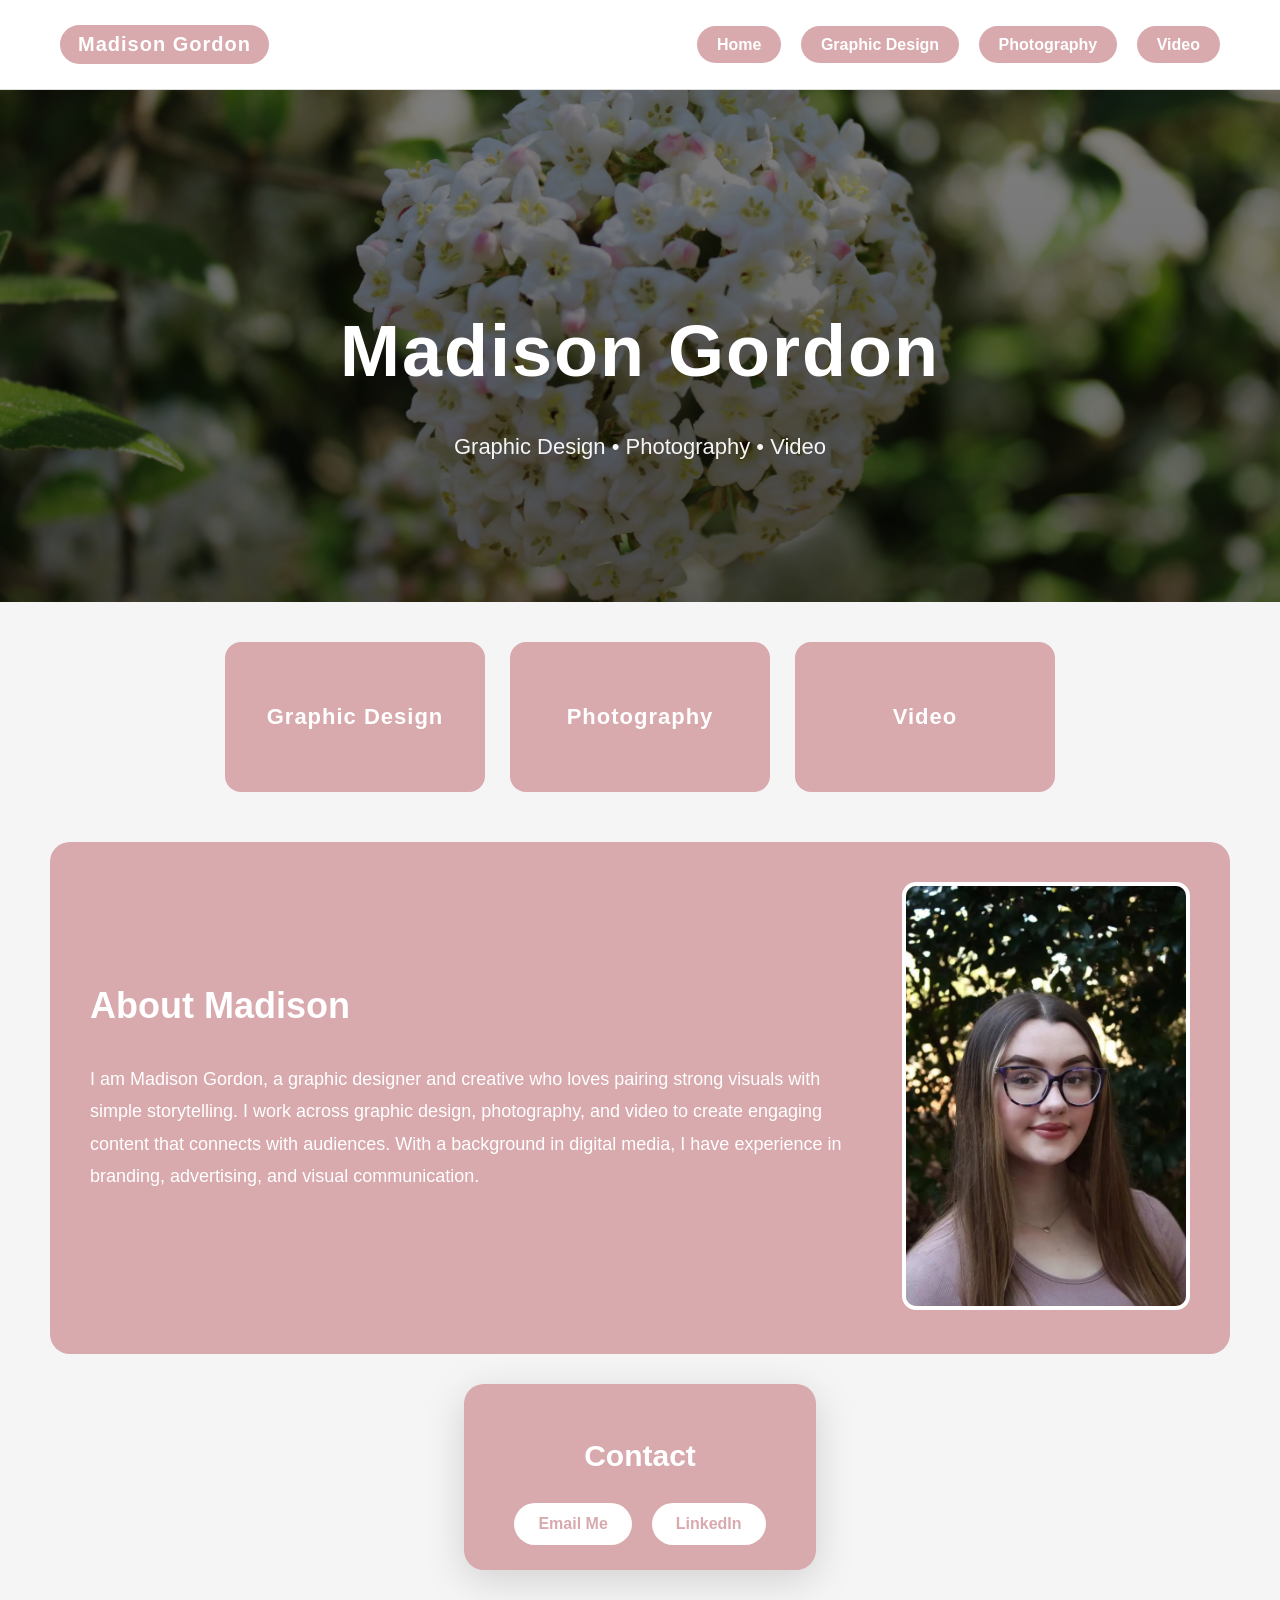
<file: index.html>
<!DOCTYPE html>
<html lang="en">
<head>
  <meta charset="UTF-8">
  <meta name="viewport" content="width=device-width, initial-scale=1.0">
  <title>Madison Gordon</title>
  <link rel="stylesheet" href="styles.css">
</head>
<body>

<header class="nav">
  <a href="index.html" class="logo">Madison Gordon</a>
  <div class="nav-links">
    <a href="index.html">Home</a>
    <a href="design.html">Graphic Design</a>
    <a href="photography.html">Photography</a>
    <a href="video.html">Video</a>
  </div>
</header>

<section class="hero">
  <h2>Madison Gordon</h2>
  <p>Graphic Design • Photography • Video</p>
</section>

<section class="home-links">
  <a href="design.html" class="link-card">Graphic Design</a>
  <a href="photography.html" class="link-card">Photography</a>
  <a href="video.html" class="link-card">Video</a>
</section>

<section class="about">
  <div class="about-container">
    <div class="about-text">
      <h3>About Madison</h3>
      <p>I am Madison Gordon, a graphic designer and creative who loves pairing strong visuals with simple storytelling. I work across graphic design, photography, and video to create engaging content that connects with audiences. With a background in digital media, I have experience in branding, advertising, and visual communication.
      </p>
    </div>

    <div class="about-image">
      <img src="Photography/Good-headshot.webp" loading ="lazy" alt="Madison Gordon">
    </div>
  </div>
</section>

<section class="contact">
  <div class="contact-inner">
    <h3>Contact</h3>

    <div class="contact-buttons">
      <a href="mailto:madsiongordon04@gmail.com" target="_blank" class="contact-btn">
        Email Me
      </a>

      <a href="https://www.linkedin.com/in/madisongordon13/" target="_blank" class="contact-btn">
        LinkedIn
      </a>
    </div>
  </div>
</section>

</body>
</html>
</file>
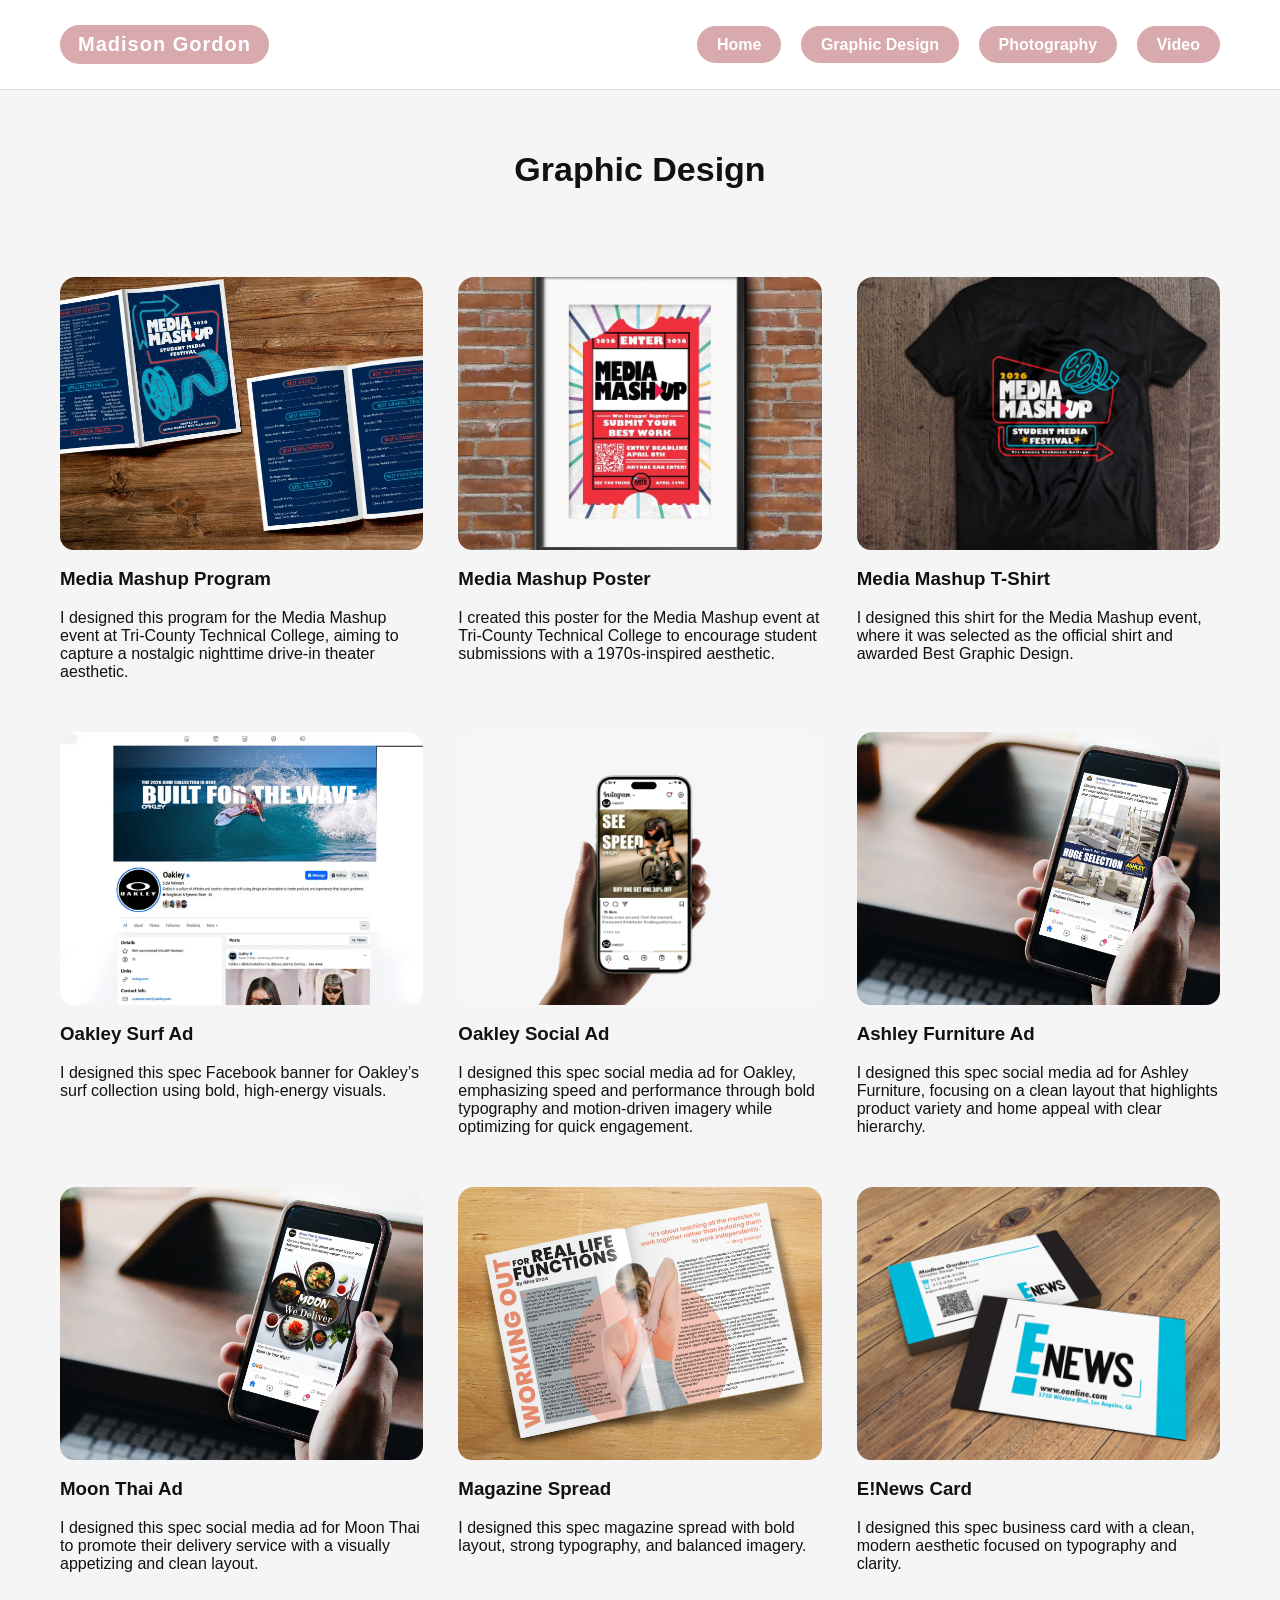
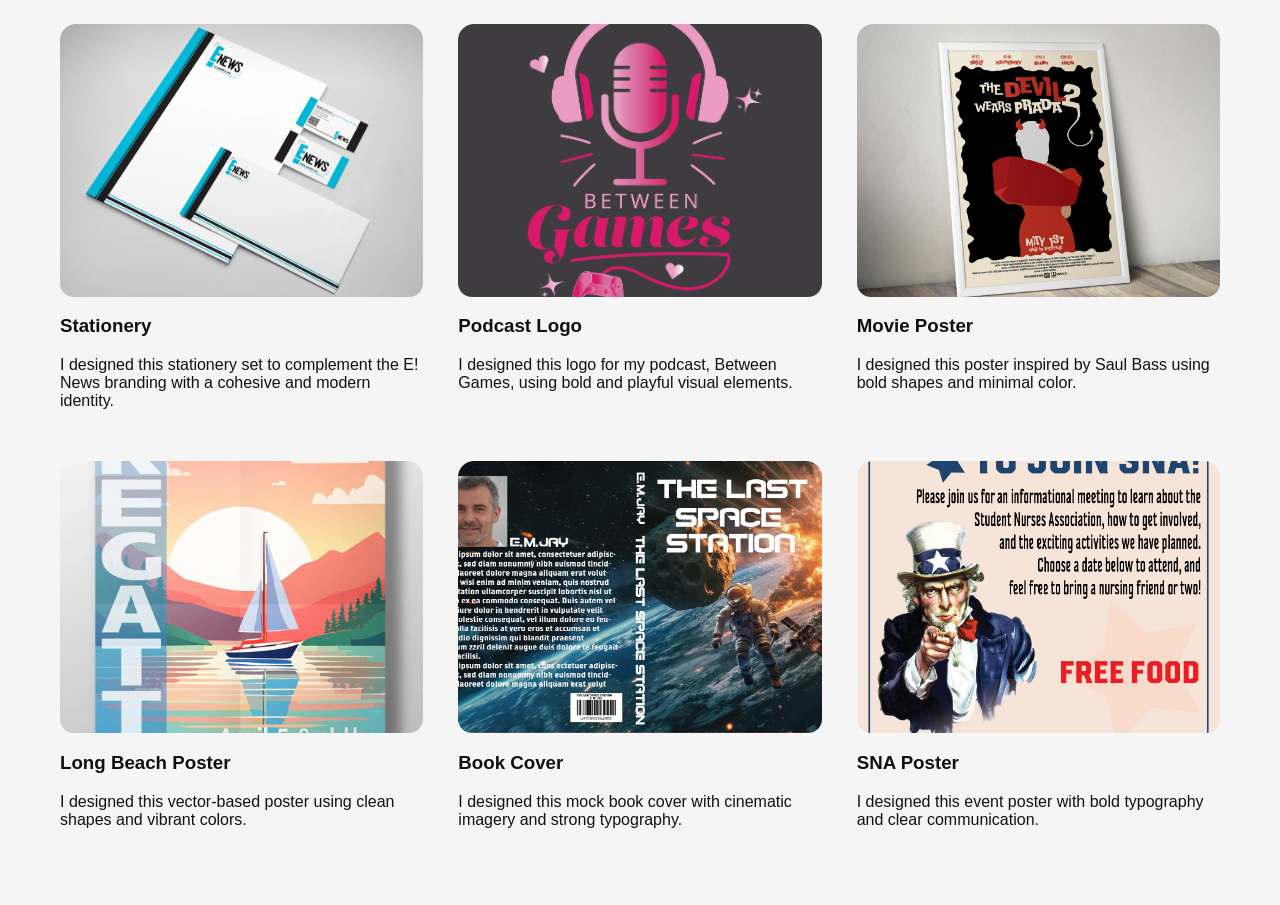
<file: design.html>
<!DOCTYPE html>
<html lang="en">
<head>
  <meta charset="UTF-8">
  <meta name="viewport" content="width=device-width, initial-scale=1.0">
  <title>Design</title>
  <link rel="stylesheet" href="styles.css">
</head>
<body>

<header class="nav">
  <a href="index.html" class="logo">Madison Gordon</a>
  <div>
    <a href="index.html">Home</a>
    <a href="design.html">Graphic Design</a>
    <a href="photography.html">Photography</a>
    <a href="video.html">Video</a>
  </div>
</header>

<h2 class="title">Graphic Design</h2>

<div class="grid">

  <!-- Media Mashup Program -->
  <div class="card">
    <picture onclick="openImage('Graphic Design/Gordon-Media-Mashup-Program-Mockup.webp')">
      <img src="Graphic Design/Gordon-Media-Mashup-Program-Mockup.webp">
    </picture>
    <div class="card-text">
      <h3>Media Mashup Program</h3>
      <p>I designed this program for the Media Mashup event at Tri-County Technical College, aiming to capture a nostalgic nighttime drive-in theater aesthetic.</p>
    </div>
  </div>

  <!-- Poster -->
  <div class="card">
    <picture onclick="openImage('Graphic Design/Mashup-Poster.webp')">
      <img src="Graphic Design/Mashup-Poster.webp">
    </picture>
    <div class="card-text">
      <h3>Media Mashup Poster</h3>
      <p>I created this poster for the Media Mashup event at Tri-County Technical College to encourage student submissions with a 1970s-inspired aesthetic.</p>
    </div>
  </div>

  <!-- T-Shirt -->
  <div class="card">
    <picture onclick="openImage('Graphic Design/Tshirt-resized.webp')">
      <img src="Graphic Design/Tshirt-resized.webp">
    </picture>
    <div class="card-text">
      <h3>Media Mashup T-Shirt</h3>
      <p>I designed this shirt for the Media Mashup event, where it was selected as the official shirt and awarded Best Graphic Design.</p>
    </div>
  </div>

  <!-- Oakley Surf -->
  <div class="card">
    <picture onclick="openImage('Graphic Design/Gordon-Desktop-Surf-Ad.webp')">
      <img src="Graphic Design/Gordon-Desktop-Surf-Ad.webp">
    </picture>
    <div class="card-text">
      <h3>Oakley Surf Ad</h3>
      <p>I designed this spec Facebook banner for Oakley’s surf collection using bold, high-energy visuals.</p>
    </div>
  </div>

  <!-- ===== ROW YOU REQUESTED ===== -->

  <!-- Oakley Social -->
  <div class="card">
    <picture onclick="openImage('Graphic Design/Gordon-Iphone-Sunglasses-Ad.webp')">
      <img src="Graphic Design/Gordon-Iphone-Sunglasses-Ad.webp">
    </picture>
    <div class="card-text">
      <h3>Oakley Social Ad</h3>
      <p>I designed this spec social media ad for Oakley, emphasizing speed and performance through bold typography and motion-driven imagery while optimizing for quick engagement.</p>
    </div>
  </div>

  <!-- Ashley -->
  <div class="card">
    <picture onclick="openImage('Graphic Design/Madison-Gordon-Ashley-Furniture-Phone-Hand-Meta-Ad.webp')">
      <img src="Graphic Design/Madison-Gordon-Ashley-Furniture-Phone-Hand-Meta-Ad.webp">
    </picture>
    <div class="card-text">
      <h3>Ashley Furniture Ad</h3>
      <p>I designed this spec social media ad for Ashley Furniture, focusing on a clean layout that highlights product variety and home appeal with clear hierarchy.</p>
    </div>
  </div>

  <!-- Moon Thai -->
  <div class="card">
    <picture onclick="openImage('Graphic Design/Phone-Hand-Meta-Ad-2024.webp')">
      <img src="Graphic Design/Phone-Hand-Meta-Ad-2024.webp">
    </picture>
    <div class="card-text">
      <h3>Moon Thai Ad</h3>
      <p>I designed this spec social media ad for Moon Thai to promote their delivery service with a visually appetizing and clean layout.</p>
    </div>
  </div>

  <!-- ===== NEXT ROW ===== -->

  <!-- Magazine -->
  <div class="card">
    <picture onclick="openImage('Graphic Design/MagazineAD.webp')">
      <img src="Graphic Design/MagazineAD.webp">
    </picture>
    <div class="card-text">
      <h3>Magazine Spread</h3>
      <p>I designed this spec magazine spread with bold layout, strong typography, and balanced imagery.</p>
    </div>
  </div>

  <!-- E News -->
  <div class="card">
    <picture onclick="openImage('Graphic Design/Gordon-ENews-Business-Card-Mockup.webp')">
      <img src="Graphic Design/Gordon-ENews-Business-Card-Mockup.webp">
    </picture>
    <div class="card-text">
      <h3>E!News Card</h3>
      <p>I designed this spec business card with a clean, modern aesthetic focused on typography and clarity.</p>
    </div>
  </div>

  <!-- Stationery -->
  <div class="card">
    <picture onclick="openImage('Graphic Design/StationeryMockup.webp')">
      <img src="Graphic Design/StationeryMockup.webp">
    </picture>
    <div class="card-text">
      <h3>Stationery</h3>
      <p>I designed this stationery set to complement the E! News branding with a cohesive and modern identity.</p>
    </div>
  </div>

  <!-- Remaining projects -->

  <div class="card">
    <picture onclick="openImage('Graphic Design/PodcastLogoWork.webp')">
      <img src="Graphic Design/PodcastLogoWork.webp">
    </picture>
    <div class="card-text">
      <h3>Podcast Logo</h3>
      <p>I designed this logo for my podcast, Between Games, using bold and playful visual elements.</p>
    </div>
  </div>

  <div class="card">
    <picture onclick="openImage('Graphic Design/Gordon-Movie-Poster-Mockup.webp')">
      <img src="Graphic Design/Gordon-Movie-Poster-Mockup.webp">
    </picture>
    <div class="card-text">
      <h3>Movie Poster</h3>
      <p>I designed this poster inspired by Saul Bass using bold shapes and minimal color.</p>
    </div>
  </div>

  <div class="card">
    <picture onclick="openImage('Graphic Design/Long-Beach-poster.webp')">
      <img src="Graphic Design/Long-Beach-poster.webp">
    </picture>
    <div class="card-text">
      <h3>Long Beach Poster</h3>
      <p>I designed this vector-based poster using clean shapes and vibrant colors.</p>
    </div>
  </div>

  <div class="card">
    <picture onclick="openImage('Graphic Design/Madison-Gordon-Bookcover-Project_p1(pdfgear.com).webp')">
      <img src="Graphic Design/Madison-Gordon-Bookcover-Project_p1(pdfgear.com).webp">
    </picture>
    <div class="card-text">
      <h3>Book Cover</h3>
      <p>I designed this mock book cover with cinematic imagery and strong typography.</p>
    </div>
  </div>

  <div class="card">
    <picture onclick="openImage('Graphic Design/Gordon-Nurse-Event-Flyer.webp')">
      <img src="Graphic Design/Gordon-Nurse-Event-Flyer.webp">
    </picture>
    <div class="card-text">
      <h3>SNA Poster</h3>
      <p>I designed this event poster with bold typography and clear communication.</p>
    </div>
  </div>

</div>

<div id="imageModal" class="image-modal" onclick="closeImage()">
  <img id="modalImg">
</div>

<script>
function openImage(src) {
  document.getElementById("modalImg").src = src;
  document.getElementById("imageModal").style.display = "flex";
}
function closeImage() {
  document.getElementById("imageModal").style.display = "none";
}
</script>

</body>
</html>
</file>
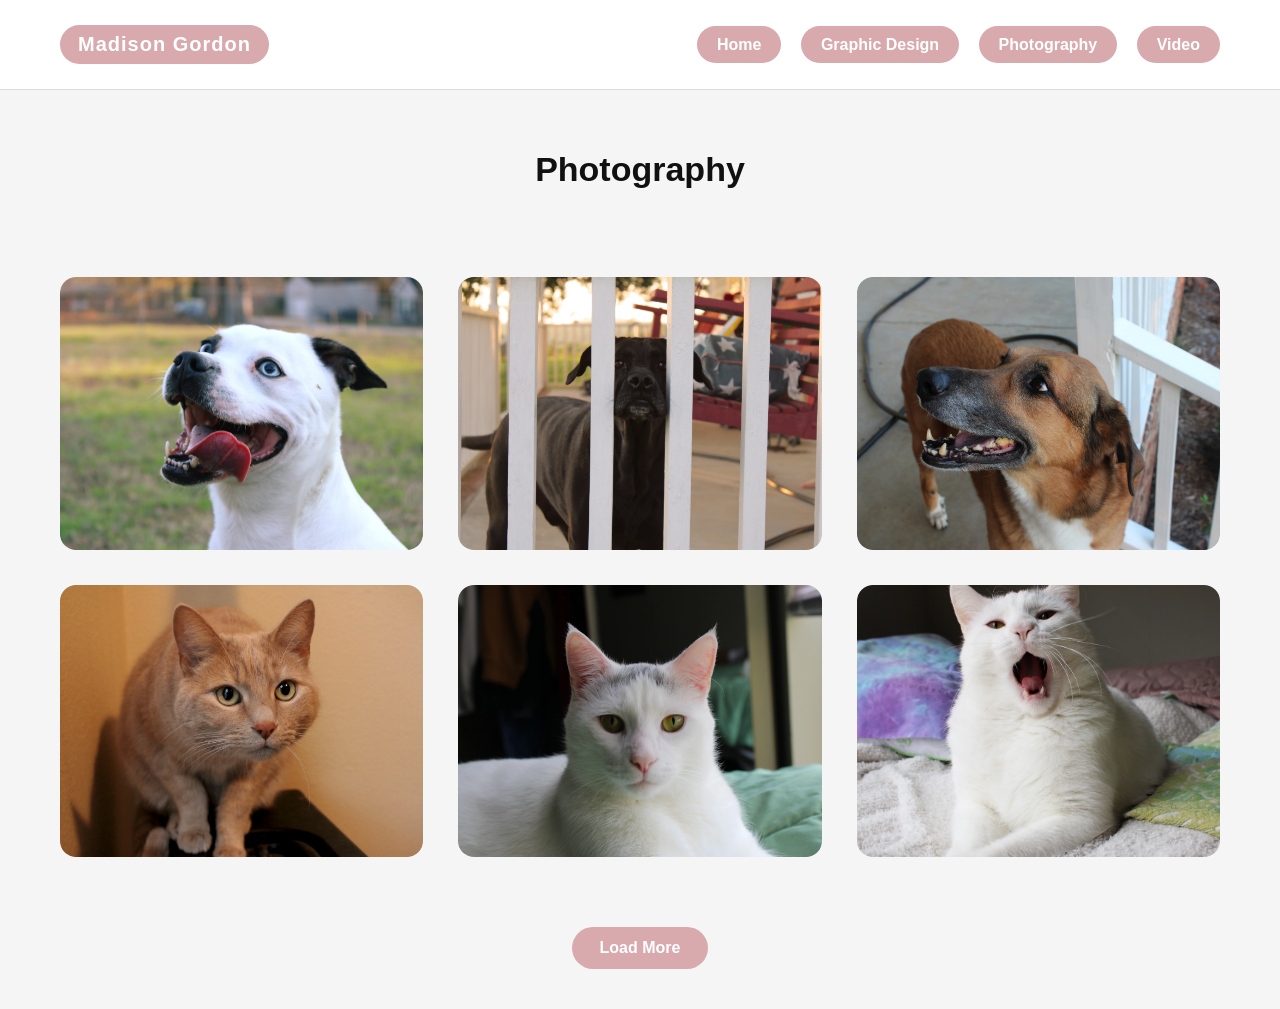
<file: photography.html>
<!DOCTYPE html>
<html lang="en">
<head>
  <meta charset="UTF-8">
  <meta name="viewport" content="width=device-width, initial-scale=1.0">
  <title>Photography</title>
  <link rel="stylesheet" href="styles.css">
</head>
<body>

<header class="nav">
  <a href="index.html" class="logo">Madison Gordon</a>
  <div>
    <a href="index.html">Home</a>
    <a href="design.html">Graphic Design</a>
    <a href="photography.html">Photography</a>
    <a href="video.html">Video</a>
  </div>
</header>

<h2 class="title">Photography</h2>

<div class="grid" id="photoGrid">

  <!-- FIRST 6 -->
  <div class="card">
    <picture onclick="openImage('Photography/IMG_0325.webp')">
      <source srcset="Photography/IMG_0325.webp" type="image/webp">
      <img src="Photography/IMG_0325.jpg" loading="lazy">
    </picture>
  </div>

  <div class="card">
    <picture onclick="openImage('Photography/IMG_0855.webp')">
      <source srcset="Photography/IMG_0855.webp" type="image/webp">
      <img src="Photography/IMG_0855.jpg" loading="lazy">
    </picture>
  </div>

  <div class="card">
    <picture onclick="openImage('Photography/IMG_0920.webp')">
      <source srcset="Photography/IMG_0920.webp" type="image/webp">
      <img src="Photography/IMG_0920.jpg" loading="lazy">
    </picture>
  </div>

  <div class="card">
    <picture onclick="openImage('Photography/Brian.webp')">
      <source srcset="Photography/Brian.webp" type="image/webp">
      <img src="Photography/Brian.jpg" loading="lazy">
    </picture>
  </div>

  <div class="card">
    <picture onclick="openImage('Photography/IMG_0060.webp')">
      <source srcset="Photography/IMG_0060.webp" type="image/webp">
      <img src="Photography/IMG_0060.jpg" loading="lazy">
    </picture>
  </div>

  <div class="card">
    <picture onclick="openImage('Photography/IMG_0100.webp')">
      <source srcset="Photography/IMG_0100.webp" type="image/webp">
      <img src="Photography/IMG_0100.jpg" loading="lazy">
    </picture>
  </div>

</div>

<!-- BUTTON -->
<div style="text-align:center; margin-bottom:40px;">
  <button class="load-more-btn" onclick="loadMorePhotos(event)">
    Load More
  </button>
</div>

<!-- MODAL -->
<div id="imageModal" class="image-modal" onclick="closeImage()">
  <img id="modalImg">
</div>

<script>
function openImage(src) {
  document.getElementById("modalImg").src = src;
  document.getElementById("imageModal").style.display = "flex";
}

function closeImage() {
  document.getElementById("imageModal").style.display = "none";
}

const photoItems = [
  "Photography/MGordonChoice2",
  "Photography/MGordonPet",
  "Photography/purpleFlower",
  "Photography/GordonMIOW10",
  "Photography/MGordonFoliage",
  "Photography/SelfPortrait"
];

let photoIndex = 0;

function loadMorePhotos(event) {
  const grid = document.getElementById("photoGrid");

  for (let i = 0; i < 6; i++) {
    if (photoIndex >= photoItems.length) break;

    const src = photoItems[photoIndex];

    const div = document.createElement("div");
    div.className = "card";

    div.innerHTML = `
      <picture onclick="openImage('${src}.webp')">
        <source srcset="${src}.webp" type="image/webp">
        <img src="${src}.jpg" loading="lazy">
      </picture>
    `;

    grid.appendChild(div);
    photoIndex++;
  }

  if (photoIndex >= photoItems.length) {
    event.target.remove();
  }
}
</script>

</body>
</html>
</file>
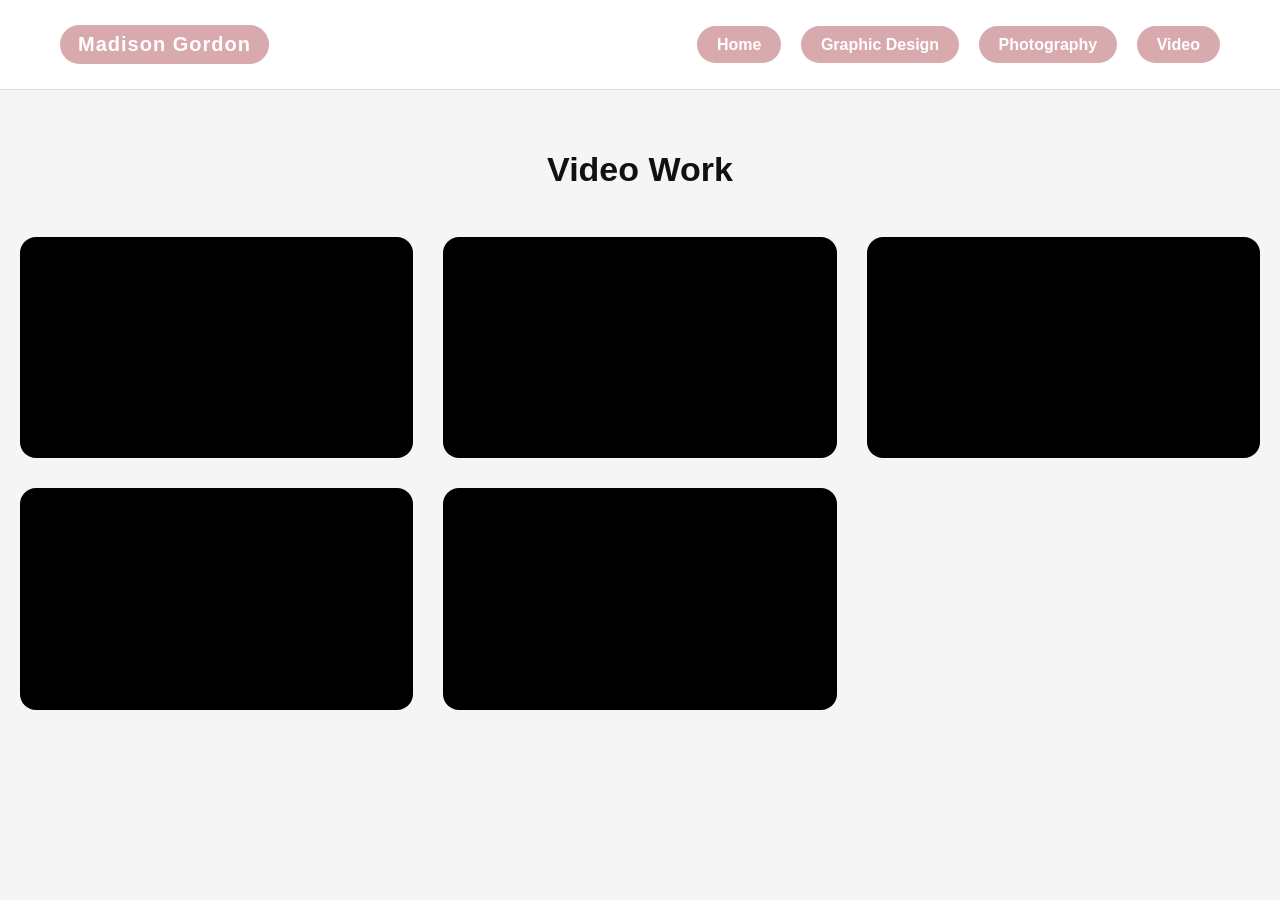
<file: video.html>
<!DOCTYPE html>
<html lang="en">
<head>
  <meta charset="UTF-8">
  <meta name="viewport" content="width=device-width, initial-scale=1.0">
  <title>Video</title>
  <link rel="stylesheet" href="styles.css">
</head>
<body>

<header class="nav">
  <a href="index.html" class="logo">Madison Gordon</a>
  <div>
    <a href="index.html">Home</a>
    <a href="design.html">Graphic Design</a>
    <a href="photography.html">Photography</a>
    <a href="video.html">Video</a>
  </div>
</header>

<h2 class="title">Video Work</h2>

<div class="video-grid">

  <div class="video-card">
    <iframe src="https://www.youtube.com/embed/3OJBPt_p1U8" allowfullscreen></iframe>
  </div>

  <div class="video-card">
    <iframe src="https://www.youtube.com/embed/sFzC5wtWZac" allowfullscreen></iframe>
  </div>

  <div class="video-card">
    <iframe src="https://www.youtube.com/embed/dYyxz3rQL9E" allowfullscreen></iframe>
  </div>

  <div class="video-card">
    <iframe src="https://www.youtube.com/embed/VI_iLqL07o8" allowfullscreen></iframe>
  </div>
<div class="video-card">
  <iframe 
    src="https://www.youtube.com/embed/0sLgg_4tLAs"
    allow="accelerometer; autoplay; clipboard-write; encrypted-media; gyroscope; picture-in-picture"
    allowfullscreen>
  </iframe>
</div>
</div>

</body>
</html>
</file>
<file: styles.css>
/* ===== RESET ===== */
body {
  margin: 0;
  font-family: 'Helvetica Neue', Arial, sans-serif;
  background: #f5f5f5;
  color: #111;
}

/* ===== NAVBAR ===== */
.nav {
  display: flex;
  justify-content: space-between;
  align-items: center;
  padding: 25px 60px;
  background: white;
  border-bottom: 1px solid #ddd;
}

.nav h1 {
  margin: 0;
  font-size: 26px;
  font-weight: 800;
  letter-spacing: 2px;
}

.nav div a {
  margin-left: 15px;
  text-decoration: none;
  color: white;
  font-size: 16px;
  font-weight: 600;
  padding: 10px 20px;
  border-radius: 25px;
  background: #D8A9AD;
  border: none;
  transition: all 0.25s ease;
}

.nav div a:hover {
  background: #c89297;
}

/* ===== LOGO ===== */
.logo {
  font-size: 20px;
  font-weight: 700;
  letter-spacing: 1px;
  text-decoration: none;
  color: white;
  background: #D8A9AD;
  padding: 8px 18px;
  border-radius: 20px;
  transition: 0.25s ease;
}

.logo:hover {
  background: #c89297;
}

/* ===== HERO ===== */
.hero {
  display: flex;
  flex-direction: column;
  justify-content: center;
  align-items: center;
  text-align: center;

  padding: 160px 20px 120px;

  background: 
    linear-gradient(rgba(0,0,0,0.5), rgba(0,0,0,0.6)),
    url('Photography/MGordonFoliage.webp') center/cover;

  color: white;
}

.hero h2 {
  font-size: 72px;
  font-weight: 800;
  margin-bottom: 20px;
  letter-spacing: 2px;
}

.hero p {
  font-size: 22px;
  opacity: 0.95;
  font-weight: 500;
}

/* ===== HOME LINKS ===== */
.home-links {
  display: flex;
  justify-content: center;
  gap: 25px;
  padding: 40px 20px 20px;
  flex-wrap: wrap;
}

.link-card {
  width: 260px;
  height: 150px;
  background: #D8A9AD;
  display: flex;
  justify-content: center;
  align-items: center;
  text-decoration: none;
  color: white;
  border-radius: 16px;
  font-weight: 700;
  font-size: 22px;
  letter-spacing: 1px;
  transition: all 0.3s ease;
}

.link-card:hover {
  background: #c89297;
  transform: translateY(-6px);
  box-shadow: 0 15px 40px rgba(0,0,0,0.2);
}

/* ===== ABOUT ===== */
.about {
  padding: 30px 20px 10px;
}

.about-container {
  max-width: 1100px;
  margin: auto;
  display: flex;
  gap: 60px;
  align-items: center;
  background: #D8A9AD;
  padding: 40px;
  border-radius: 20px;
}

.about-text {
  flex: 1;
}

.about-text h3 {
  font-size: 36px;
  font-weight: 800;
  margin-top: 0;
  color: white;
}

.about-text p {
  font-size: 18px;
  line-height: 1.8;
  color: white;
}

.about-image img {
  width: 280px;
  border-radius: 14px;
  border: 4px solid white;
}

/* ===== CONTACT ===== */
.contact {
  text-align: center;
  padding: 20px 20px 50px;
  background: #f5f5f5;
}

.contact-inner {
  background: #D8A9AD;
  padding: 25px 50px;
  border-radius: 20px;
  display: inline-block;
  box-shadow: 0 10px 40px rgba(0,0,0,0.15);
}

.contact h3 {
  font-size: 30px;
  color: white;
}

.contact-inner p {
  color: white;
}

.contact-buttons {
  display: flex;
  justify-content: center;
  gap: 20px;
  margin-top: 20px;
  flex-wrap: wrap;
}

.contact-btn {
  padding: 12px 24px;
  background: white;
  color: #D8A9AD !important;
  text-decoration: none;
  border-radius: 25px;
  font-weight: 600;
  transition: 0.25s ease;
}

.contact-btn:hover {
  background: #f2f2f2;
  transform: translateY(-3px);
}

/* ===== TITLES ===== */
.title {
  text-align: center;
  margin-top: 60px;
  font-size: 34px;
  font-weight: 700;
}

/* ===== GRID ===== */
.grid {
  display: grid;
  grid-template-columns: repeat(auto-fit, minmax(320px, 1fr));
  gap: 35px;
  padding: 60px;
  max-width: 1300px;
  margin: auto;
}

/* ===== IMAGE ONLY (FIXED) ===== */
/* ===== IMAGE UNIFORM SIZE FIX ===== */
.card picture {
  display: block;
  width: 100%;
  aspect-ratio: 4 / 3; /* 🔥 makes ALL images same box */
  overflow: hidden;
}

.card img {
  width: 100%;
  height: 100%;
  object-fit: cover; /* 🔥 clean cropping */
  border-radius: 14px;
  transition: all 0.3s ease;
}
.grid img:hover {
  transform: scale(1.05);
  box-shadow: 0 15px 40px rgba(0,0,0,0.2);
}

/* ===== CARD FIX ===== */
.card {
  overflow: hidden;
  border-radius: 16px;
}

.card picture {
  display: block;
  width: 100%;
}

.card img {
  width: 100%;
  height: 100%;
  object-fit: cover;
}

/* ===== VIDEO FIX ===== */
.video-grid {
  display: grid;
  grid-template-columns: repeat(auto-fit, minmax(320px, 1fr));
  gap: 30px;
  padding: 20px;
}

.video-card {
  border-radius: 16px;
  overflow: hidden;
  background: #000;
}

.video-card iframe {
  width: 100%;
  aspect-ratio: 16 / 9;
  display: block;
  border: none;
}

/* ===== BUTTON ===== */
.load-more-btn {
  padding: 12px 28px;
  background: #D8A9AD;
  color: white;
  border: none;
  border-radius: 25px;
  font-weight: 600;
  font-size: 16px;
  cursor: pointer;
  transition: all 0.25s ease;
  display: inline-block;
  margin-top: 10px;
}

.load-more-btn:hover {
  background: #c89297;
  transform: translateY(-3px);
  box-shadow: 0 10px 25px rgba(0,0,0,0.15);
}

/* ===== MODAL ===== */
.image-modal {
  display: none;
  position: fixed;
  top: 0;
  left: 0;
  width: 100%;
  height: 100%;
  background: rgba(0,0,0,0.9);
  justify-content: center;
  align-items: center;
  z-index: 1000;
}

.image-modal img {
  max-width: 90%;
  max-height: 90%;
  border-radius: 10px;
}

/* ===== ANIMATION ===== */
.hero, .home-links, .about {
  animation: fadeIn 2.5s ease;
}

@keyframes fadeIn {
  from {
    opacity: 0;
    transform: translateY(20px);
  }
  to {
    opacity: 1;
    transform: translateY(0);
  }
}

/* ===== MOBILE ===== */
@media (max-width: 768px) {
  .nav {
    flex-direction: column;
    gap: 10px;
  }

  .about-container {
    flex-direction: column;
    text-align: center;
  }

  .grid {
    padding: 30px;
  }


  .hero h2 {
    font-size: 40px;
  }
}


/* ===== MOBILE OPTIMIZATION ===== */
@media (max-width: 768px) {

  /* NAVBAR */
  .nav {
    flex-direction: column;
    align-items: center;
    padding: 15px 20px;
  }

  .nav div {
    margin-top: 10px;
  }

  .nav div a {
    margin: 5px;
    padding: 8px 14px;
    font-size: 14px;
  }

  /* TITLE */
  .title {
    font-size: 26px;
    margin-top: 30px;
  }

  /* GRID */
  .grid {
    grid-template-columns: 1fr; /* single column */
    padding: 20px;
    gap: 25px;
  }

  /* CARD TEXT */
  .card-text {
    padding: 10px 5px;
  }

  .card-text h3 {
    font-size: 18px;
  }

  .card-text p {
    font-size: 14px;
    line-height: 1.5;
  }

  /* IMAGE SIZE */
  .card picture {
    aspect-ratio: 4 / 3;
  }

  /* VIDEO */
  .video-grid {
    grid-template-columns: 1fr;
    padding: 15px;
  }

  .video-card iframe {
    aspect-ratio: 16 / 9;
  }

  /* BUTTON */
  .load-more-btn {
    width: 100%;
    max-width: 250px;
    font-size: 14px;
  }

  /* HERO (if used) */
  .hero {
    padding: 100px 20px;
  }

  .hero h2 {
    font-size: 36px;
  }

  .hero p {
    font-size: 16px;
  }

  /* ABOUT SECTION */
  .about-container {
    flex-direction: column;
    text-align: center;
    gap: 25px;
  }

  .about-image img {
    width: 200px;
  }

}
</file>
